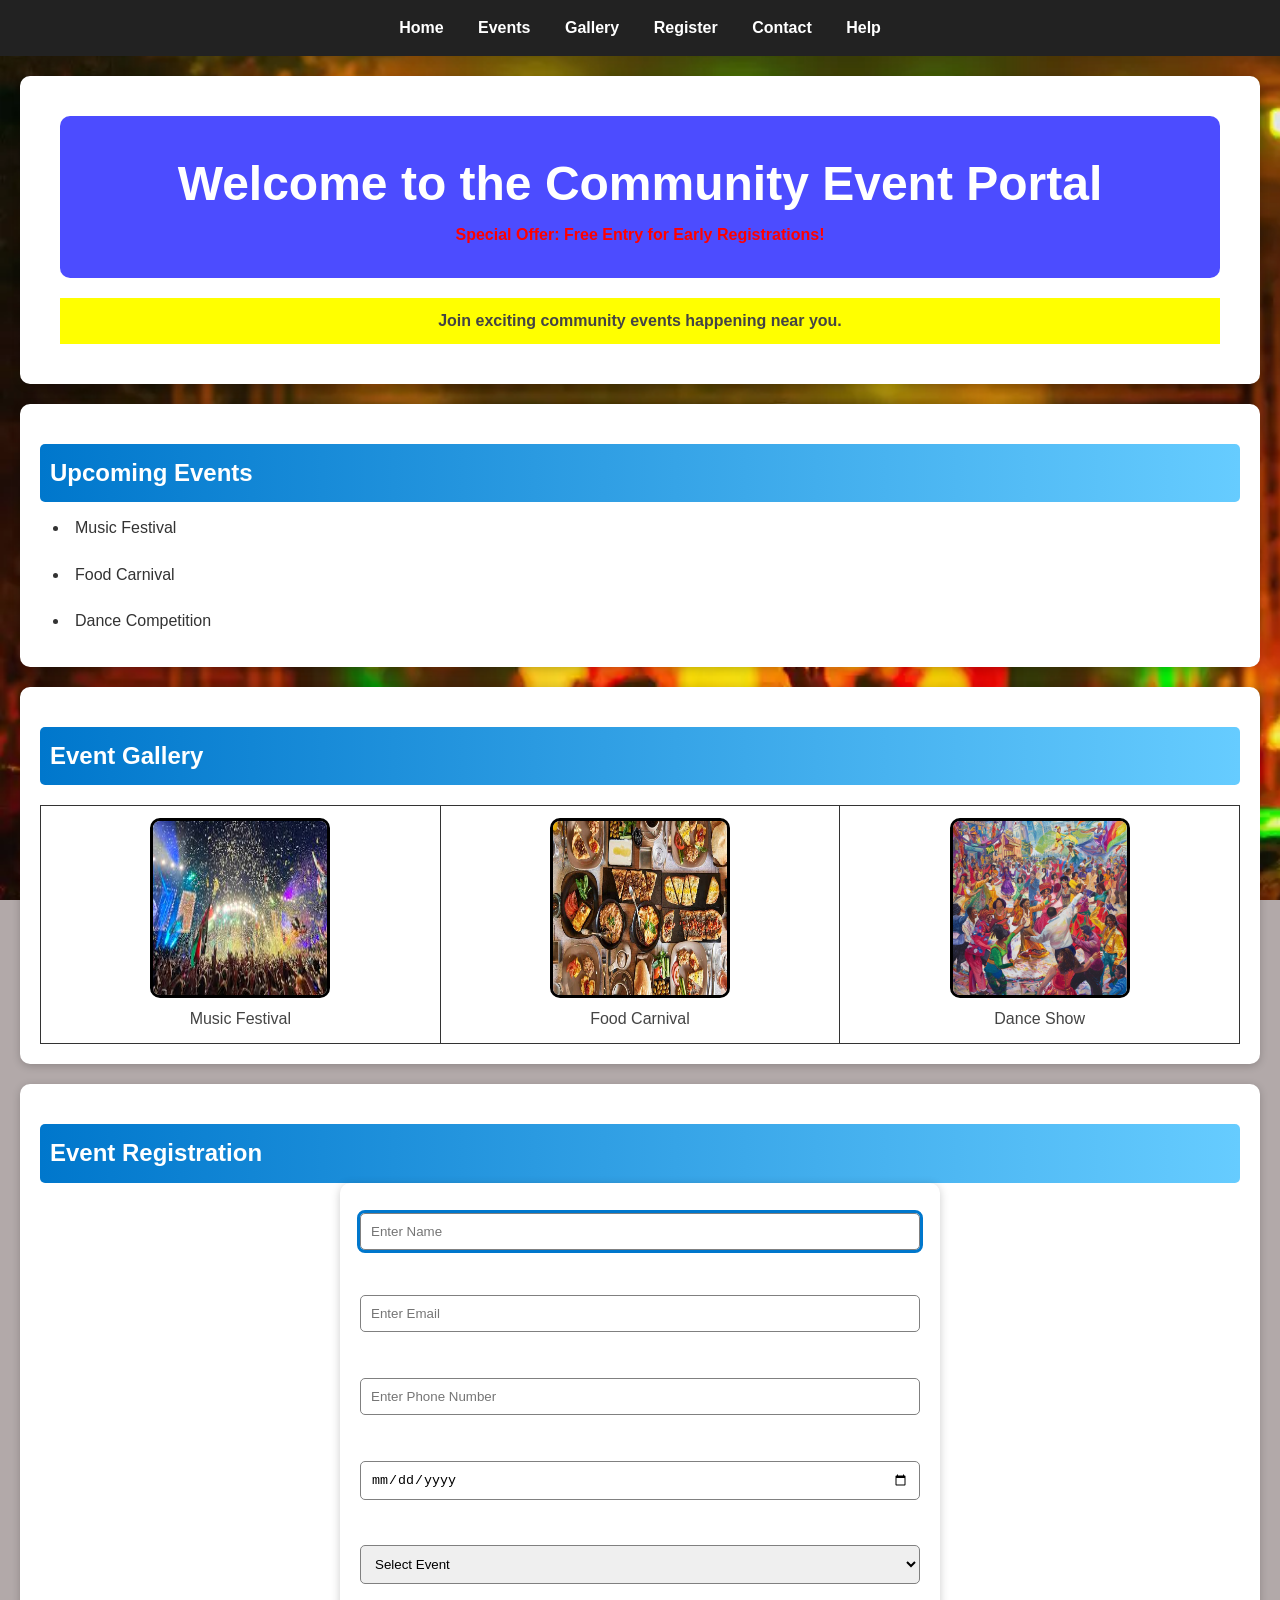
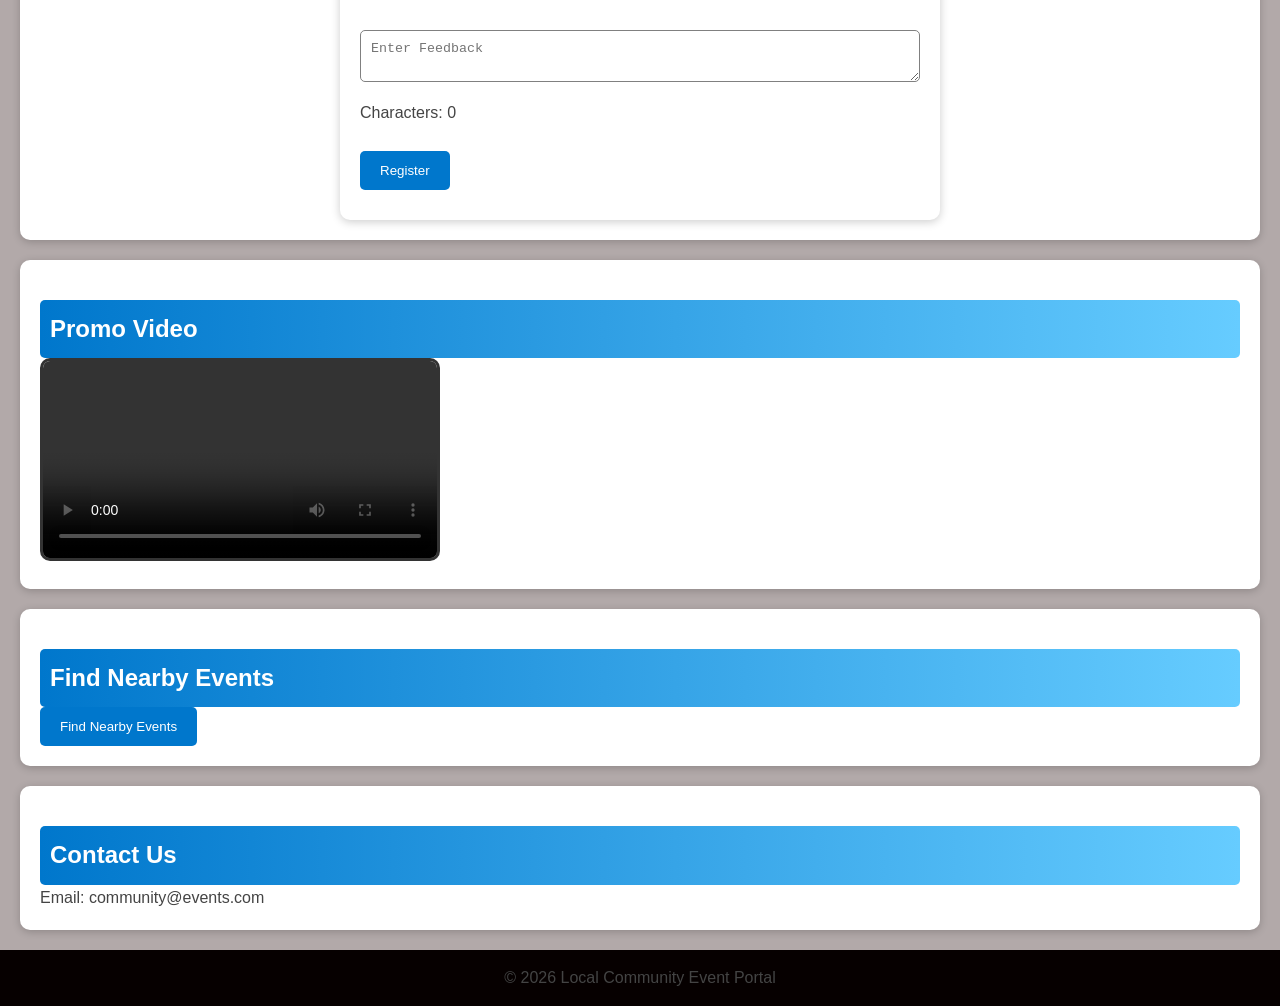
<file: COGNIZANT/MODULE 1/CommunityEventPortal/index.html>
<!DOCTYPE html>
<html lang="en">

<head>
    <meta charset="UTF-8">
    <meta name="viewport" content="width=device-width, initial-scale=1.0">
    <title>Community Event Portal</title>

    <link rel="stylesheet" href="style.css">
</head>

<body onbeforeunload="return confirmLeave()">

    <!-- Navigation -->
    <nav>
        <a href="#home">Home</a>
        <a href="#events">Events</a>
        <a href="#gallery">Gallery</a>
        <a href="#registration">Register</a>
        <a href="#contact">Contact</a>
        <a href="help.html" target="_blank">Help</a>
    </nav>

    <!-- Welcome Banner -->
    <section id="home">
        <div id="welcomeBanner">
            <h1>Welcome to the Community Event Portal</h1>

            <span style="color:red; font-weight:bold;">
                Special Offer: Free Entry for Early Registrations!
            </span>
        </div>

        <p class="highlight">
            Join exciting community events happening near you.
        </p>
    </section>

    <!-- Events -->
    <section id="events">
        <h2>Upcoming Events</h2>

        <ul>
            <li>Music Festival</li>
            <li>Food Carnival</li>
            <li>Dance Competition</li>
        </ul>
    </section>

    <!-- Image Gallery -->
    <section id="gallery">

        <h2>Event Gallery</h2>

        <table>

            <tr>

                <td>
                    <img src="images/music_fest.jpg"
                        alt="Music Event"
                        title="Music Event"
                        class="galleryImage">

                    <p>Music Festival</p>
                </td>

                <td>
                    <img src="images/food_fest.jpg"
                        alt="Food Event"
                        title="Food Event"
                        class="galleryImage">

                    <p>Food Carnival</p>
                </td>

                <td>
                    <img src="images/dance_fest.jpeg"
                        alt="Dance Event"
                        title="Dance Event"
                        class="galleryImage"
                        ondblclick="enlargeImage(this)">

                    <p>Dance Show</p>
                </td>

            </tr>

        </table>

    </section>

    <!-- Registration Form -->
    <section id="registration">

        <h2>Event Registration</h2>

        <form onsubmit="showMessage(event)">

            <input type="text"
                placeholder="Enter Name"
                required
                autofocus>

            <br><br>

            <input type="email"
                placeholder="Enter Email"
                required>

            <br><br>

            <input type="text"
                id="phone"
                placeholder="Enter Phone Number"
                onblur="validatePhone()">

            <br><br>

            <input type="date">

            <br><br>

            <select id="eventType"
                onchange="savePreference(); showFee()">

                <option value="">Select Event</option>
                <option value="Music">Music</option>
                <option value="Dance">Dance</option>
                <option value="Food">Food</option>

            </select>

            <p id="fee"></p>

            <br>

            <textarea id="feedback"
                placeholder="Enter Feedback"
                onkeyup="countCharacters()"></textarea>

            <p id="charCount">Characters: 0</p>

            <br>

            <button type="submit">
                Register
            </button>

            <output id="confirmation"></output>

        </form>


    </section>

    <!-- Video Section -->
    <section>

        <h2>Promo Video</h2>

        <video width="400"
            controls
            oncanplay="videoReady()">

            <source src="images/Community_Event_Portal_Colorful_Demo.mp4" type="video/mp4">

        </video>

    </section>

    <!-- Geolocation -->
    <section>

        <h2>Find Nearby Events</h2>

        <button onclick="findLocation()">
            Find Nearby Events
        </button>

        <p id="location"></p>

    </section>

    <!-- Contact -->
    <section id="contact">

        <h2>Contact Us</h2>

        <p>Email: community@events.com</p>

    </section>

    <!-- Footer -->
    <footer>
        <p>© 2026 Local Community Event Portal</p>
    </footer>

    <script src="script.js"></script>

</body>

</html>
</file>
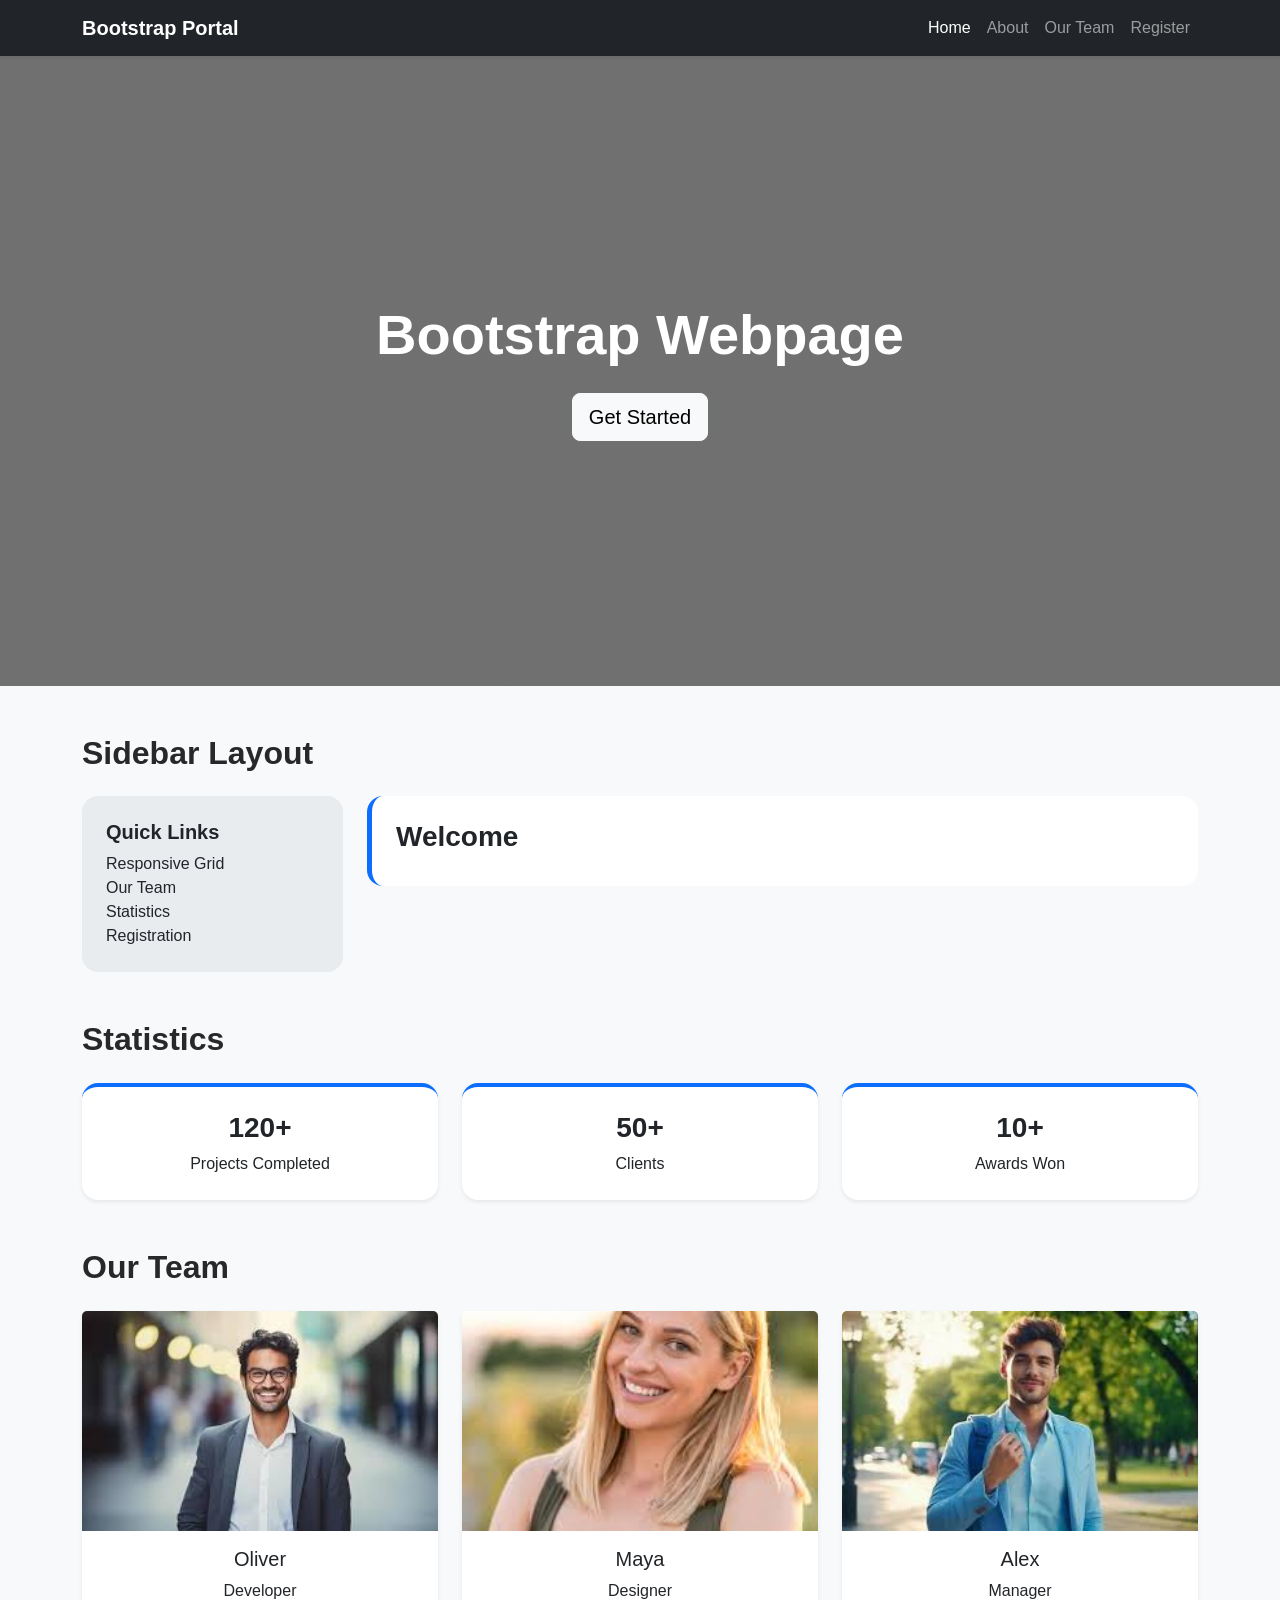
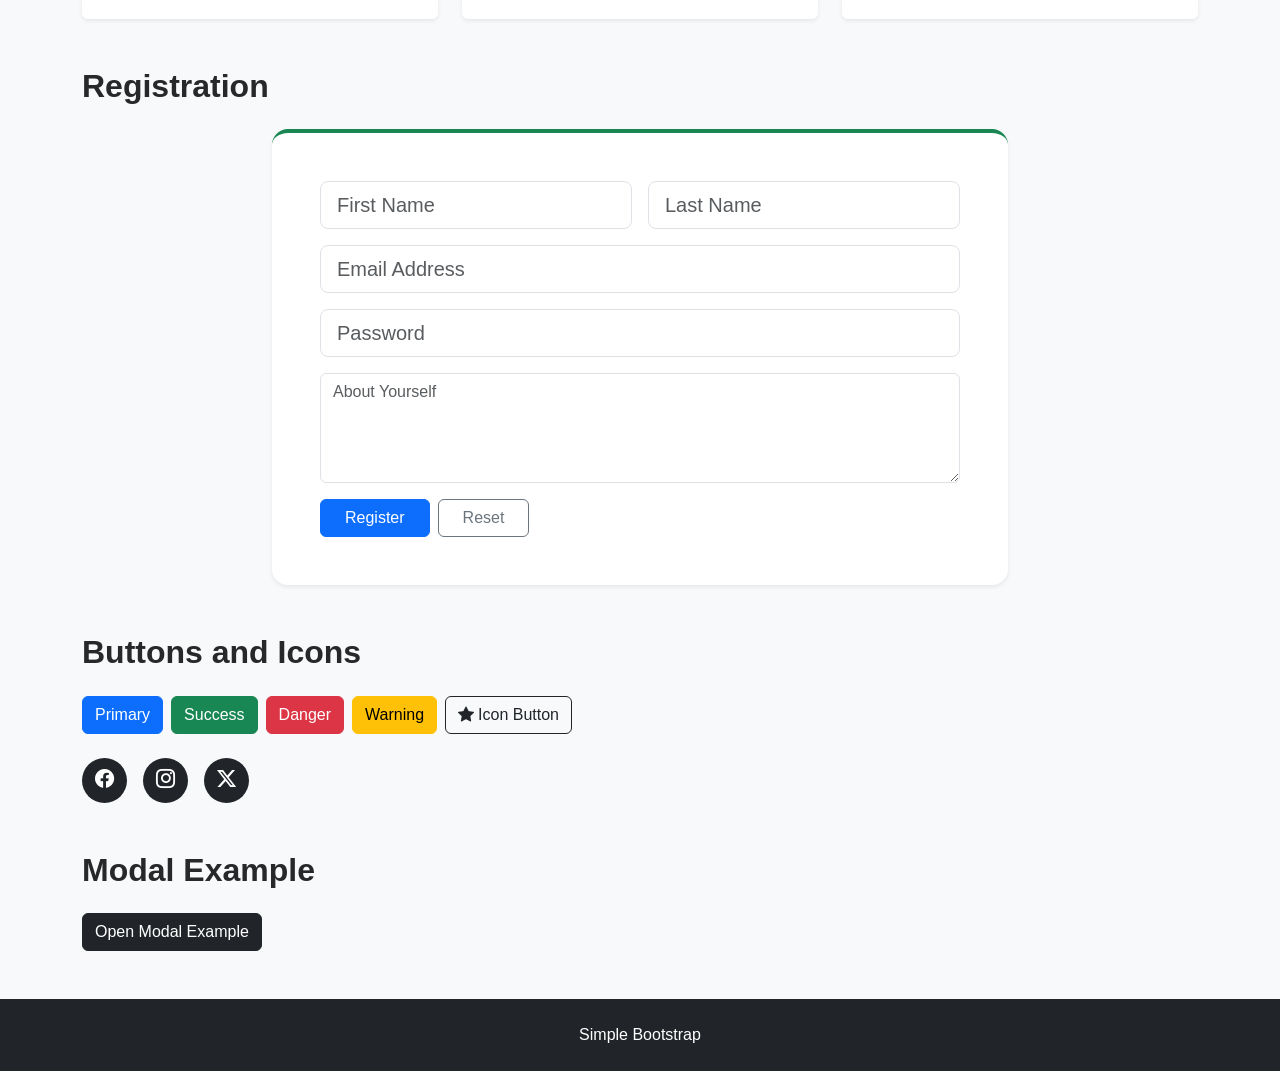
<file: COGNIZANT/MODULE 1/BootStrap/HTML.html>
<!DOCTYPE html>
<html lang="en">
<head>
  <meta charset="UTF-8">
  <meta name="viewport" content="width=device-width, initial-scale=1.0">
  <title>Bootstrap 5 </title>

  <link href="https://cdn.jsdelivr.net/npm/bootstrap@5.3.3/dist/css/bootstrap.min.css" rel="stylesheet">
  <link href="https://cdn.jsdelivr.net/npm/bootstrap-icons@1.13.1/font/bootstrap-icons.css" rel="stylesheet">
  <link rel="stylesheet" href="styles.css">
</head>
<body>

  <nav class="navbar navbar-expand-lg navbar-dark bg-dark shadow-sm">
    <div class="container">
      <a class="navbar-brand fw-bold" href="#">Bootstrap Portal</a>
      <button class="navbar-toggler" type="button" data-bs-toggle="collapse" data-bs-target="#navMenu">
        <span class="navbar-toggler-icon"></span>
      </button>
      <div class="collapse navbar-collapse" id="navMenu">
        <ul class="navbar-nav ms-auto">
          <li class="nav-item"><a class="nav-link active" href="#hero">Home</a></li>
          <li class="nav-item"><a class="nav-link" href="#about">About</a></li>
          <li class="nav-item"><a class="nav-link" href="#team">Our Team</a></li>
          <li class="nav-item"><a class="nav-link" href="#register">Register</a></li>
        </ul>
      </div>
    </div>
  </nav>

  <header id="hero" class="hero-section text-white">
    <div class="container text-center">
      <h1 class="display-4 fw-bold">Bootstrap Webpage</h1>
      <a href="#about" class="btn btn-light btn-lg mt-3">Get Started</a>
    </div>
  </header>

  <main class="container my-5">

    <section id="about" class="mb-5">
      <h2 class="section-title">Sidebar Layout</h2>
      <div class="row g-4">
        <aside class="col-lg-3">
          <div class="sidebar-box p-4 rounded-4">
            <h5 class="fw-bold">Quick Links</h5>
            <ul class="list-unstyled mb-0">
              <li>Responsive Grid</li>
              <li>Our Team</li>
              <li>Statistics</li>
              <li>Registration</li>
            </ul>
          </div>
        </aside>

        <div class="col-lg-9">
          <div class="content-box p-4 rounded-4">
            <h3 class="fw-bold">Welcome </h3>
           
          </div>
        </div>
      </div>
    </section>

    <section class="mb-5">
      <h2 class="section-title">Statistics</h2>
      <div class="row g-4 text-center">
        <div class="col-md-4">
          <div class="stat-box p-4 rounded-4 shadow-sm">
            <h3 class="fw-bold">120+</h3>
            <p class="mb-0">Projects Completed</p>
          </div>
        </div>
        <div class="col-md-4">
          <div class="stat-box p-4 rounded-4 shadow-sm">
            <h3 class="fw-bold">50+</h3>
            <p class="mb-0">Clients</p>
          </div>
        </div>
        <div class="col-md-4">
          <div class="stat-box p-4 rounded-4 shadow-sm">
            <h3 class="fw-bold">10+</h3>
            <p class="mb-0">Awards Won</p>
          </div>
        </div>
      </div>
    </section>

    <section id="team" class="mb-5">
      <h2 class="section-title">Our Team</h2>
      <div class="row g-4">
        <div class="col-md-4">
          <div class="card team-card border-0 shadow-sm h-100">
            <img src="images/m1.jpg" class="card-img-top" alt="Team member 1">
            <div class="card-body text-center">
              <h5 class="card-title">Oliver</h5>
              <p class="card-text">Developer</p>
            </div>
          </div>
        </div>

        <div class="col-md-4">
          <div class="card team-card border-0 shadow-sm h-100">
            <img src="images/image.png" class="card-img-top" alt="Team member 2">
            <div class="card-body text-center">
              <h5 class="card-title">Maya</h5>
              <p class="card-text">Designer</p>
            </div>
          </div>
        </div>

        <div class="col-md-4">
          <div class="card team-card border-0 shadow-sm h-100">
            <img src="images/m2.jpg" class="card-img-top" alt="Team member 3">
            <div class="card-body text-center">
              <h5 class="card-title">Alex</h5>
              <p class="card-text">Manager</p>
            </div>
          </div>
        </div>
      </div>
    </section>

    <section id="register" class="mb-5">
      <h2 class="section-title">Registration</h2>
      <div class="row justify-content-center">
        <div class="col-lg-8">
          <div class="register-box p-4 p-md-5 rounded-4 shadow-sm">
            <form>
              <div class="row g-3">
                <div class="col-md-6">
                  <input type="text" class="form-control form-control-lg" placeholder="First Name">
                </div>
                <div class="col-md-6">
                  <input type="text" class="form-control form-control-lg" placeholder="Last Name">
                </div>
                <div class="col-12">
                  <input type="email" class="form-control form-control-lg" placeholder="Email Address">
                </div>
                <div class="col-12">
                  <input type="password" class="form-control form-control-lg" placeholder="Password">
                </div>
                <div class="col-12">
                  <textarea class="form-control" rows="4" placeholder="About Yourself"></textarea>
                </div>
                <div class="col-12 d-flex gap-2 flex-wrap">
                  <button type="submit" class="btn btn-primary px-4">Register</button>
                  <button type="button" class="btn btn-outline-secondary px-4">Reset</button>
                </div>
              </div>
            </form>
          </div>
        </div>
      </div>
    </section>

    <section class="mb-5">
      <h2 class="section-title">Buttons and Icons</h2>
      <div class="d-flex flex-wrap gap-2 mb-4">
        <button class="btn btn-primary">Primary</button>
        <button class="btn btn-success">Success</button>
        <button class="btn btn-danger">Danger</button>
        <button class="btn btn-warning">Warning</button>
        <button class="btn btn-outline-dark"><i class="bi bi-star-fill me-1"></i>Icon Button</button>
      </div>

      <div class="d-flex gap-3">
        <a href="#" class="icon-btn"><i class="bi bi-facebook"></i></a>
        <a href="#" class="icon-btn"><i class="bi bi-instagram"></i></a>
        <a href="#" class="icon-btn"><i class="bi bi-twitter-x"></i></a>
      </div>
    </section>

    <section class="mb-5">
      <h2 class="section-title">Modal Example</h2>
      <button class="btn btn-dark" data-bs-toggle="modal" data-bs-target="#exampleModal">
        Open Modal Example
      </button>
    </section>

  </main>

  <footer class="footer text-white text-center py-4">
    <div class="container">
      <p class="mb-0">Simple Bootstrap </p>
    </div>
  </footer>

  <div class="modal fade" id="exampleModal" tabindex="-1" aria-hidden="true">
    <div class="modal-dialog modal-dialog-centered">
      <div class="modal-content">
        <div class="modal-header">
          <h5 class="modal-title">Modal Example</h5>
          <button type="button" class="btn-close" data-bs-dismiss="modal"></button>
        </div>
        <div class="modal-body">
          This is a simple modal example made with Bootstrap 5.
        </div>
        <div class="modal-footer">
          <button class="btn btn-secondary" data-bs-dismiss="modal">Close</button>
        </div>
      </div>
    </div>
  </div>

  <script src="https://cdn.jsdelivr.net/npm/bootstrap@5.3.3/dist/js/bootstrap.bundle.min.js"></script>
</body>
</html>
</file>
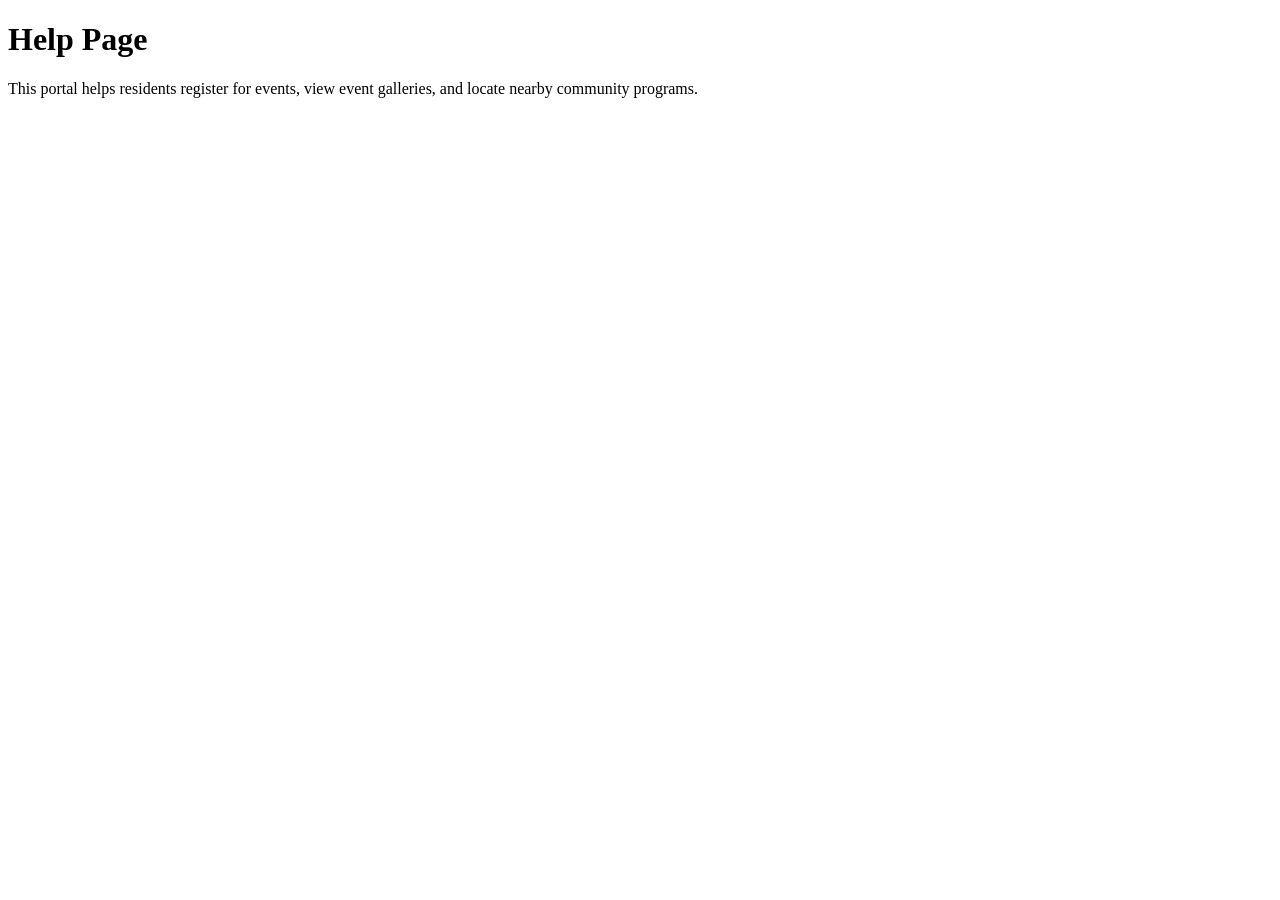
<file: COGNIZANT/MODULE 1/CommunityEventPortal/help.html>
<!DOCTYPE html>
<html>
<head>
    <title>Help Page</title>
</head>
<body>

<h1>Help Page</h1>

<p>
This portal helps residents register for events,
view event galleries, and locate nearby community programs.
</p>

</body>
</html>
</file>
<file: COGNIZANT/MODULE 1/CommunityEventPortal/style.css>
*{
    margin:0;
    padding:0;
    box-sizing:border-box;
}

body{

    font-family:'Poppins', Arial, sans-serif;

    background-color:#b2a9a9;

    background-image:url("images/bg.webp");

    background-size:cover;

    background-attachment:fixed;

    color:#333;

    line-height:1.6;

}

#mainHeader{

    background:linear-gradient(
        to right,
        #003366,
        #0077cc
    );

    color:white;

    text-align:center;

    padding:20px;

}

nav{

    background-color:#222;

    padding:15px;

    text-align:center;

}

nav a{

    color:white;

    text-decoration:none;

    margin:15px;

    font-weight:bold;

}


nav a:link{
    color:white;
}

nav a:visited{
    color:lightgray;
}

nav a:hover{

    color:yellow;

    text-decoration:underline;

}

nav a:active{
    color:red;
}

#welcomeBanner{

    background-color:rgba(0,0,255,0.7);

    color:white;

    text-align:center;

    padding:30px;

    margin:20px;

    border-radius:10px;

}


.highlight{

    background-color:yellow;

    padding:10px;

    margin:20px;

    text-align:center;

    font-weight:bold;

}


h1{

    font-size:3rem;

}

h2{

    background:linear-gradient(
        to right,
        #0077cc,
        #66ccff
    );

    color:white;

    padding:10px;

    margin-top:20px;

    border-radius:5px;

}

h3,p{

    color:#444;

}


section{

    padding:20px;

    margin:20px;

    background:white;

    border-radius:10px;

    box-shadow:0px 2px 8px rgba(0,0,0,0.2);

}


.eventCard{

    border:2px solid #1d80c6;

    padding:20px;

    margin:20px;

    background-color:rgba(0,119,204,0.1);

}

.galleryImage{

    width:180px;

    height:180px;

    border:3px solid black;

    border-radius:10px;

    transition:0.3s;

}

.galleryImage:hover{

    transform:scale(1.05);

}


table{

    width:100%;

    border-collapse:collapse;

    margin-top:20px;

}

table,
th,
td{

    border:1px solid #333;

}

th{

    background-color:#003366;

    color:white;

}

th,
td{

    padding:12px;

    text-align:center;

}

tr:nth-child(even){

    background-color:#f2f2f2;

}


ul{

    list-style-position:inside;

}

nav ul{

    list-style:none;

}

li{

    padding:8px;

    margin:5px;

}




form{

    max-width:600px;

    margin:auto;

    background:white;

    padding:20px;

    border-radius:10px;

    box-shadow:0px 2px 10px rgba(0,0,0,0.2);

}

input,
textarea,
select{

    width:100%;

    padding:10px;

    margin:10px 0;

    border:1px solid gray;

    border-radius:5px;

}



input:focus,
textarea:focus,
select:focus{

    outline:3px solid #0077cc;

}



button{

    background-color:#0077cc;

    color:white;

    border:none;

    padding:12px 20px;

    border-radius:5px;

    cursor:pointer;

    transition:0.3s;

}

button:hover{

    background-color:#005fa3;

}

button:active{

    background-color:#003366;

}


output{

    display:block;

    margin-top:10px;

    font-weight:bold;

    color:green;

}



video{

    border:3px solid #333;

    border-radius:10px;

}



.news{

    column-count:2;

    column-gap:30px;

    column-rule:1px solid gray;

}


.hidden{

    visibility:hidden;

}

.remove{

    display:none;

}



footer{

    background-color:#060000;

    color:rgb(99, 94, 94);

    text-align:center;

    padding:15px;

    margin-top:20px;

}


@media screen and (max-width:768px){

    nav a{

        display:block;

        margin:10px 0;

    }

    h1{

        font-size:2rem;

    }

    h2{

        font-size:1.3rem;

    }

    .galleryImage{

        width:120px;

        height:120px;

    }

    table{

        font-size:14px;

    }

    form{

        width:95%;

    }

    section{

        margin:10px;

    }

    .news{

        column-count:1;

    }

}


.container{

    display:flex;

    flex-wrap:wrap;

    justify-content:center;

    gap:20px;

}
</file>
<file: COGNIZANT/MODULE 1/BootStrap/styles.css>
body {
  font-family: Arial, sans-serif;
  background: #f8f9fa;
}

.hero-section {
  min-height: 70vh;
  background: linear-gradient(rgba(0, 0, 0, 0.55), rgba(0, 0, 0, 0.55)),
              url("https://picsum.photos/1600/900") center/cover no-repeat;
  display: flex;
  align-items: center;
}

.section-title {
  font-weight: 700;
  margin-bottom: 1.5rem;
  color: #26282a;
}

.sidebar-box,
.content-box,
.stat-box,
.register-box {
  background: #ffffff;
}

.sidebar-box {
  background: #e9ecef;
}

.content-box {
  border-left: 5px solid #0d6efd;
}

.stat-box {
  border-top: 4px solid #0d6efd;
}

.team-card img {
  height: 220px;
  object-fit: cover;
}

.register-box {
  background: #ffffff;
  border-top: 4px solid #198754;
}

.icon-btn {
  width: 45px;
  height: 45px;
  border-radius: 50%;
  background: #212529;
  color: #ffffff;
  display: inline-flex;
  align-items: center;
  justify-content: center;
  text-decoration: none;
  font-size: 1.2rem;
  transition: 0.3s;
}

.icon-btn:hover {
  background: #0d6efd;
  color: #ffffff;
}

.footer {
  background: #212529;
}
</file>
